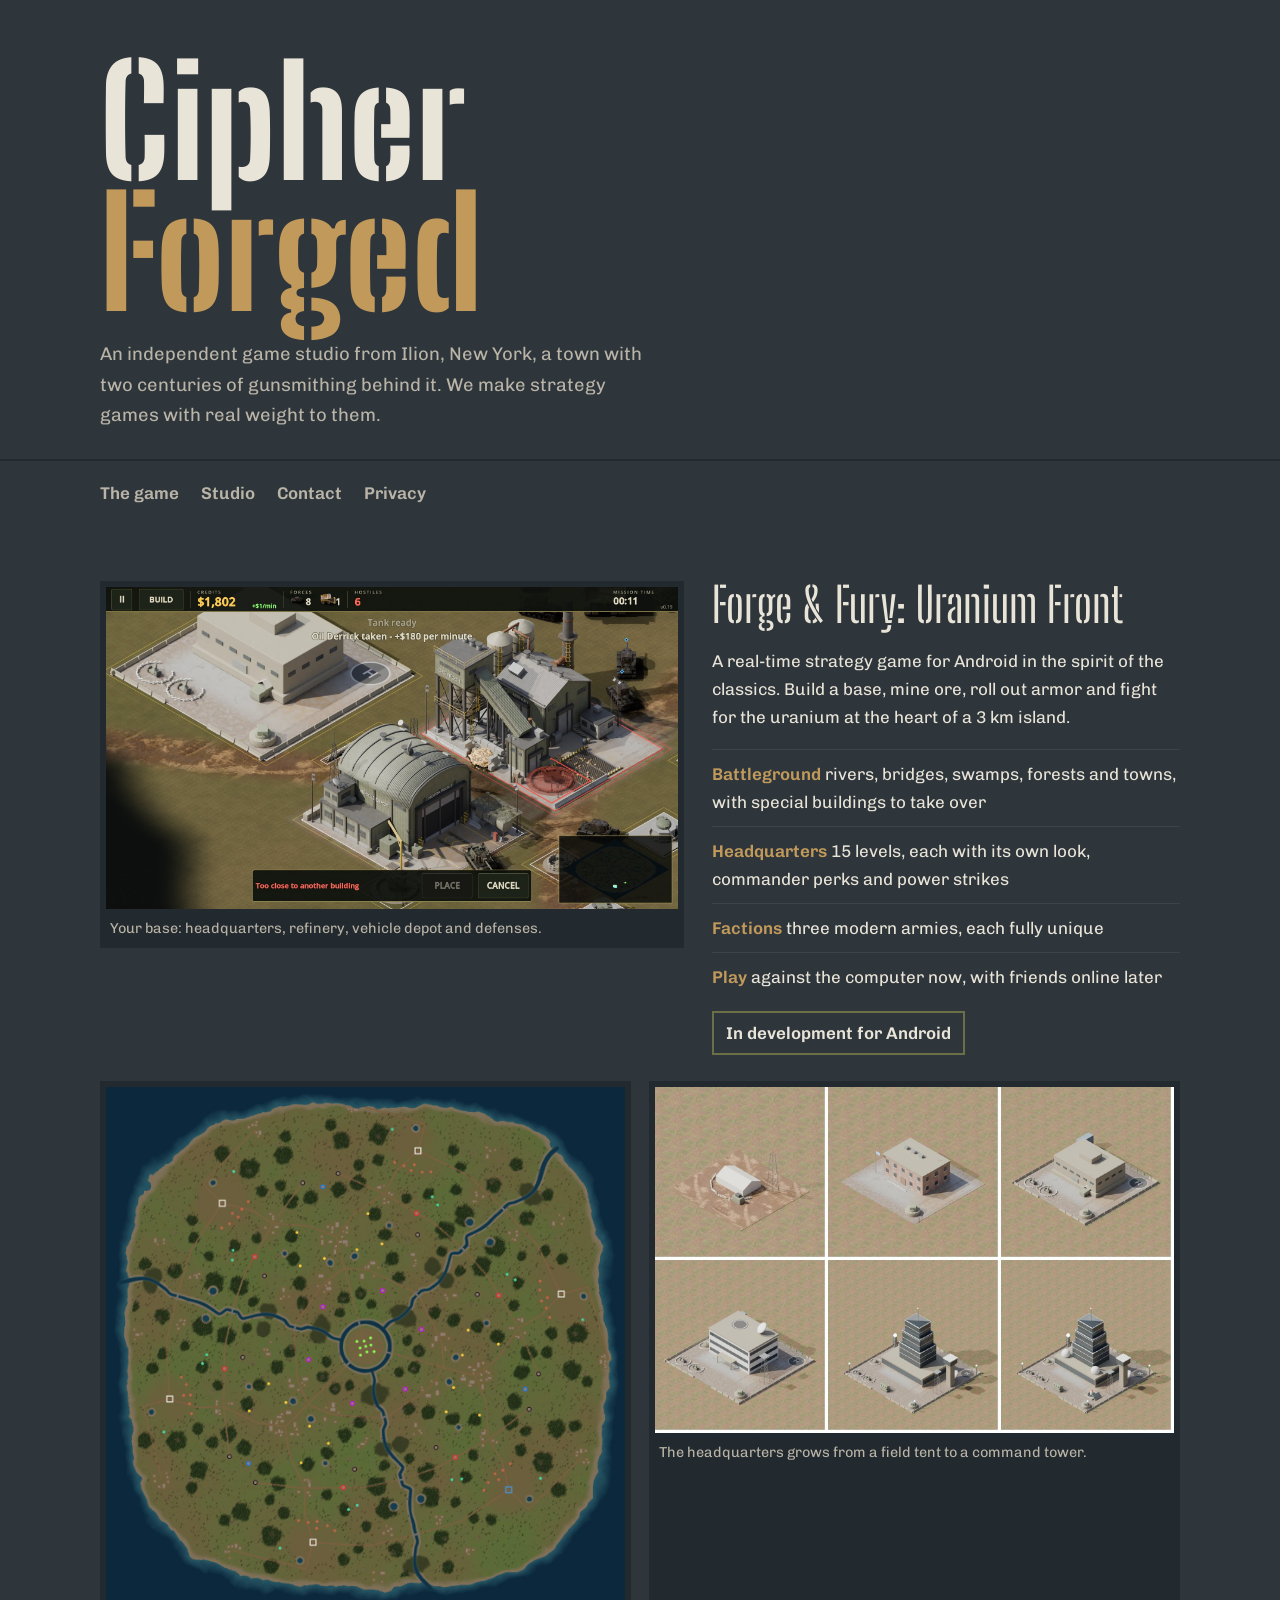
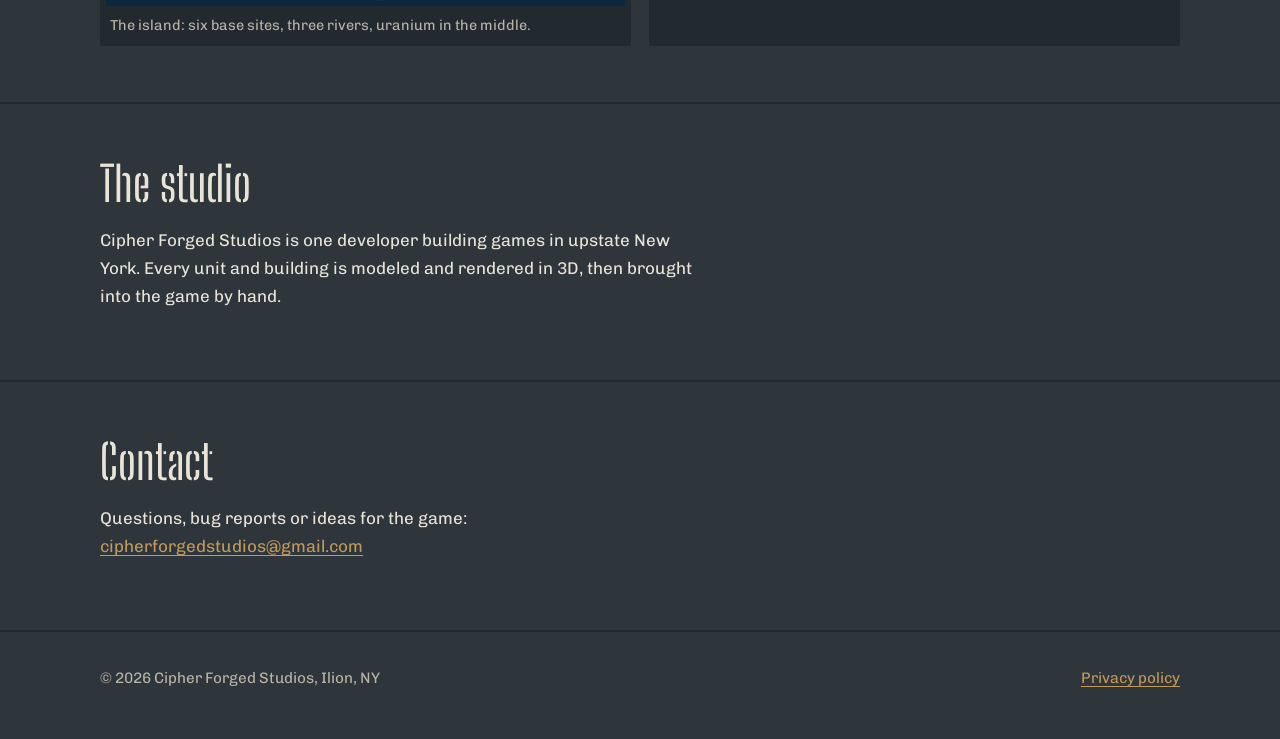
<file: index.html>
<!doctype html>
<html lang="en">
<head>
<meta charset="utf-8">
<meta name="viewport" content="width=device-width, initial-scale=1">
<title>Cipher Forged Studios</title>
<meta name="description" content="Cipher Forged Studios is an independent game studio from Ilion, New York, making Forge &amp; Fury: Uranium Front, a realistic military real-time strategy game for Android.">
<link rel="stylesheet" href="style.css">
</head>
<body>
<header class="mast">
  <div class="wrap">
    <h1 class="mark">Cipher<span>Forged</span></h1>
    <p>An independent game studio from Ilion, New York, a town with two centuries of gunsmithing behind it. We make strategy games with real weight to them.</p>
  </div>
</header>

<div class="wrap">
  <nav class="top" aria-label="Site">
    <a href="#game">The game</a>
    <a href="#studio">Studio</a>
    <a href="#contact">Contact</a>
    <a href="privacy.html">Privacy</a>
  </nav>
</div>

<main>
  <section id="game">
    <div class="wrap game">
      <figure class="shot">
        <img src="img/base.jpg" alt="An isometric view of a military base: headquarters, ore refinery, vehicle depot, defense turrets and tanks on grassland" width="1920" height="1080">
        <figcaption>Your base: headquarters, refinery, vehicle depot and defenses.</figcaption>
      </figure>
      <div>
        <h2>Forge &amp; Fury: Uranium Front</h2>
        <p>A real-time strategy game for Android in the spirit of the classics. Build a base, mine ore, roll out armor and fight for the uranium at the heart of a 3 km island.</p>
        <ul class="facts">
          <li><b>Battleground</b> rivers, bridges, swamps, forests and towns, with special buildings to take over</li>
          <li><b>Headquarters</b> 15 levels, each with its own look, commander perks and power strikes</li>
          <li><b>Factions</b> three modern armies, each fully unique</li>
          <li><b>Play</b> against the computer now, with friends online later</li>
        </ul>
        <span class="status">In development for Android</span>
      </div>
    </div>
    <div class="wrap pair">
      <figure class="shot">
        <img src="img/map.jpg" alt="Overhead map of the battle island with rivers, a central moat and six base sites" width="1200" height="1200" loading="lazy">
        <figcaption>The island: six base sites, three rivers, uranium in the middle.</figcaption>
      </figure>
      <figure class="shot">
        <img src="img/hq.jpg" alt="Six stages of the headquarters, from a field tent to a high-tech tower" width="1560" height="1040" loading="lazy">
        <figcaption>The headquarters grows from a field tent to a command tower.</figcaption>
      </figure>
    </div>
  </section>

  <section id="studio">
    <div class="wrap">
      <h2>The studio</h2>
      <p>Cipher Forged Studios is one developer building games in upstate New York. Every unit and building is modeled and rendered in 3D, then brought into the game by hand.</p>
    </div>
  </section>

  <section id="contact">
    <div class="wrap">
      <h2>Contact</h2>
      <p>Questions, bug reports or ideas for the game: <a href="mailto:cipherforgedstudios@gmail.com">cipherforgedstudios@gmail.com</a></p>
    </div>
  </section>
</main>

<footer>
  <div class="wrap">
    <span>&copy; 2026 Cipher Forged Studios, Ilion, NY</span>
    <a href="privacy.html">Privacy policy</a>
  </div>
</footer>
</body>
</html>
</file>
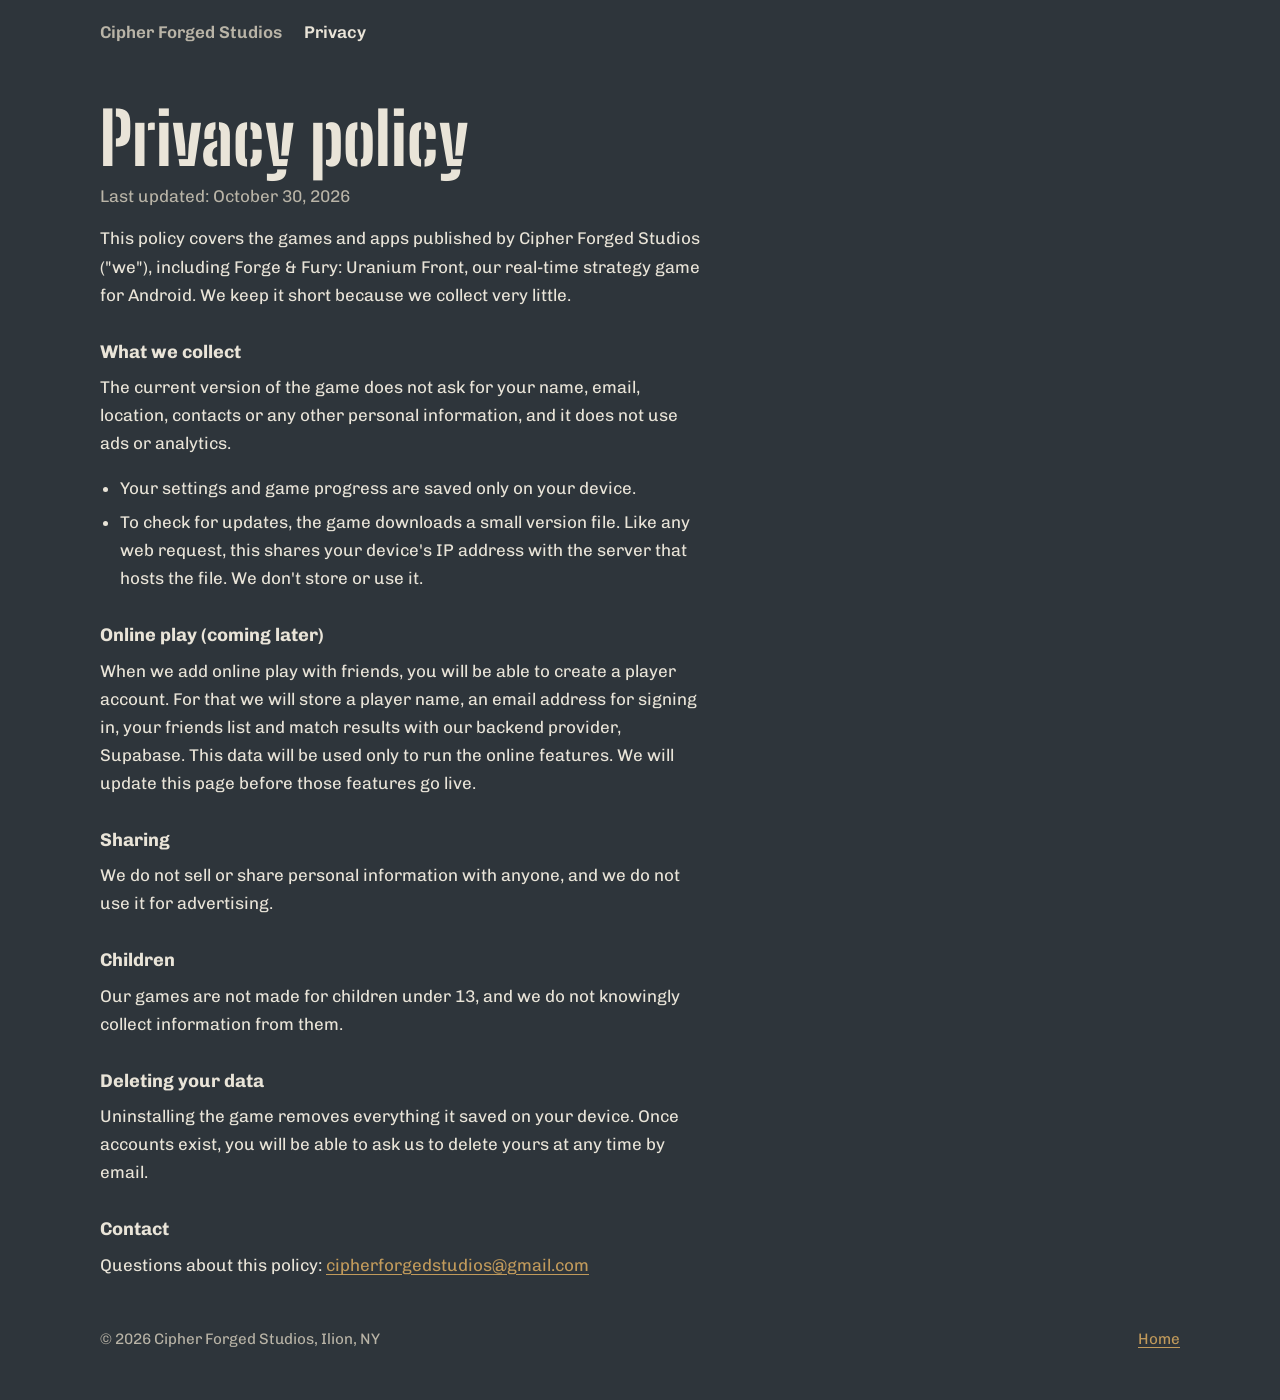
<file: privacy.html>
<!doctype html>
<html lang="en">
<head>
<meta charset="utf-8">
<meta name="viewport" content="width=device-width, initial-scale=1">
<title>Privacy Policy | Cipher Forged Studios</title>
<meta name="description" content="Privacy policy for games and apps by Cipher Forged Studios.">
<link rel="stylesheet" href="style.css">
</head>
<body>
<div class="wrap">
  <nav class="top" aria-label="Site">
    <a href="index.html">Cipher Forged Studios</a>
    <a href="privacy.html" aria-current="page">Privacy</a>
  </nav>
</div>
<main class="doc">
  <div class="wrap">
    <h1>Privacy policy</h1>
    <p class="updated">Last updated: October 30, 2026</p>

    <p>This policy covers the games and apps published by Cipher Forged Studios ("we"), including Forge &amp; Fury: Uranium Front, our real-time strategy game for Android. We keep it short because we collect very little.</p>

    <h3>What we collect</h3>
    <p>The current version of the game does not ask for your name, email, location, contacts or any other personal information, and it does not use ads or analytics.</p>
    <ul>
      <li>Your settings and game progress are saved only on your device.</li>
      <li>To check for updates, the game downloads a small version file. Like any web request, this shares your device's IP address with the server that hosts the file. We don't store or use it.</li>
    </ul>

    <h3>Online play (coming later)</h3>
    <p>When we add online play with friends, you will be able to create a player account. For that we will store a player name, an email address for signing in, your friends list and match results with our backend provider, Supabase. This data will be used only to run the online features. We will update this page before those features go live.</p>

    <h3>Sharing</h3>
    <p>We do not sell or share personal information with anyone, and we do not use it for advertising.</p>

    <h3>Children</h3>
    <p>Our games are not made for children under 13, and we do not knowingly collect information from them.</p>

    <h3>Deleting your data</h3>
    <p>Uninstalling the game removes everything it saved on your device. Once accounts exist, you will be able to ask us to delete yours at any time by email.</p>

    <h3>Contact</h3>
    <p>Questions about this policy: <a href="mailto:cipherforgedstudios@gmail.com">cipherforgedstudios@gmail.com</a></p>
  </div>
</main>
<footer>
  <div class="wrap">
    <span>&copy; 2026 Cipher Forged Studios, Ilion, NY</span>
    <a href="index.html">Home</a>
  </div>
</footer>
</body>
</html>
</file>
<file: style.css>
@import url("https://fonts.googleapis.com/css2?family=Big+Shoulders+Stencil+Display:wght@500;800&family=Chivo:wght@400;600&display=swap");

:root {
  --steel: #2e353b;      /* parkerized gun steel */
  --steel-deep: #232a2f;
  --bone: #e9e4d8;
  --bone-dim: #b9b4a7;
  --brass: #c19a5b;
  --olive: #6b6f45;
  --ember: #b5492f;
}

* { box-sizing: border-box; }
html { -webkit-text-size-adjust: 100%; }
body {
  margin: 0;
  background: var(--steel);
  color: var(--bone);
  font: 400 1.0625rem/1.65 "Chivo", system-ui, sans-serif;
}
img { max-width: 100%; height: auto; display: block; }
figure { margin: 0; }
a { color: var(--brass); text-underline-offset: 3px; }
a:hover { color: var(--bone); }
:focus-visible { outline: 3px solid var(--brass); outline-offset: 3px; }

.wrap { width: min(1080px, 100% - 32px); margin-inline: auto; }

/* masthead: the stencil wordmark is the one loud thing on the page */
.mast { padding: 56px 0 28px; border-bottom: 2px solid var(--steel-deep); }
.mark {
  font-family: "Big Shoulders Stencil Display", sans-serif;
  font-weight: 800;
  font-size: clamp(3.4rem, 13vw, 9.5rem);
  line-height: 0.86;
  letter-spacing: 0.01em;
  margin: 0;
  color: var(--bone);
}
.mark span { display: block; color: var(--brass); }
.mast p { max-width: 34rem; margin: 22px 0 0; color: var(--bone-dim); font-size: 1.15rem; }

nav.top { display: flex; gap: 22px; padding: 18px 0; font-weight: 600; }
nav.top a { color: var(--bone-dim); text-decoration: none; }
nav.top a:hover, nav.top a[aria-current] { color: var(--bone); }

section { padding: 56px 0; border-bottom: 2px solid var(--steel-deep); }
h2 {
  font-family: "Big Shoulders Stencil Display", sans-serif;
  font-weight: 500;
  font-size: clamp(2rem, 5vw, 3rem);
  line-height: 1;
  margin: 0 0 18px;
  color: var(--bone);
}
h3 { font-size: 1.15rem; margin: 28px 0 6px; color: var(--bone); }
p { margin: 0 0 14px; max-width: 38rem; }

.game { display: grid; grid-template-columns: 1fr; gap: 28px; }
@media (min-width: 860px) { .game { grid-template-columns: 5fr 4fr; align-items: start; } }
.shot { border: 6px solid var(--steel-deep); background: var(--steel-deep); }
.shot figcaption { font-size: 0.9rem; color: var(--bone-dim); padding: 8px 4px 2px; }
.facts { list-style: none; padding: 0; margin: 18px 0 0; }
.facts li { padding: 10px 0; border-top: 1px solid #3c444a; }
.facts b { color: var(--brass); font-weight: 600; }
.status { display: inline-block; margin-top: 10px; padding: 6px 12px; border: 2px solid var(--olive); color: var(--bone); font-weight: 600; }

.pair { display: grid; gap: 18px; margin-top: 26px; }
@media (min-width: 700px) { .pair { grid-template-columns: 1fr 1fr; } }

footer { padding: 34px 0 48px; color: var(--bone-dim); font-size: 0.95rem; }
footer .wrap { display: flex; flex-wrap: wrap; gap: 10px 26px; justify-content: space-between; }

.doc h1 { font-family: "Big Shoulders Stencil Display", sans-serif; font-weight: 800; font-size: clamp(2.6rem, 8vw, 4.5rem); line-height: 0.95; margin: 40px 0 10px; }
.doc .updated { color: var(--bone-dim); }
.doc ul { max-width: 38rem; padding-left: 1.2em; }
.doc li { margin-bottom: 6px; }
</file>
